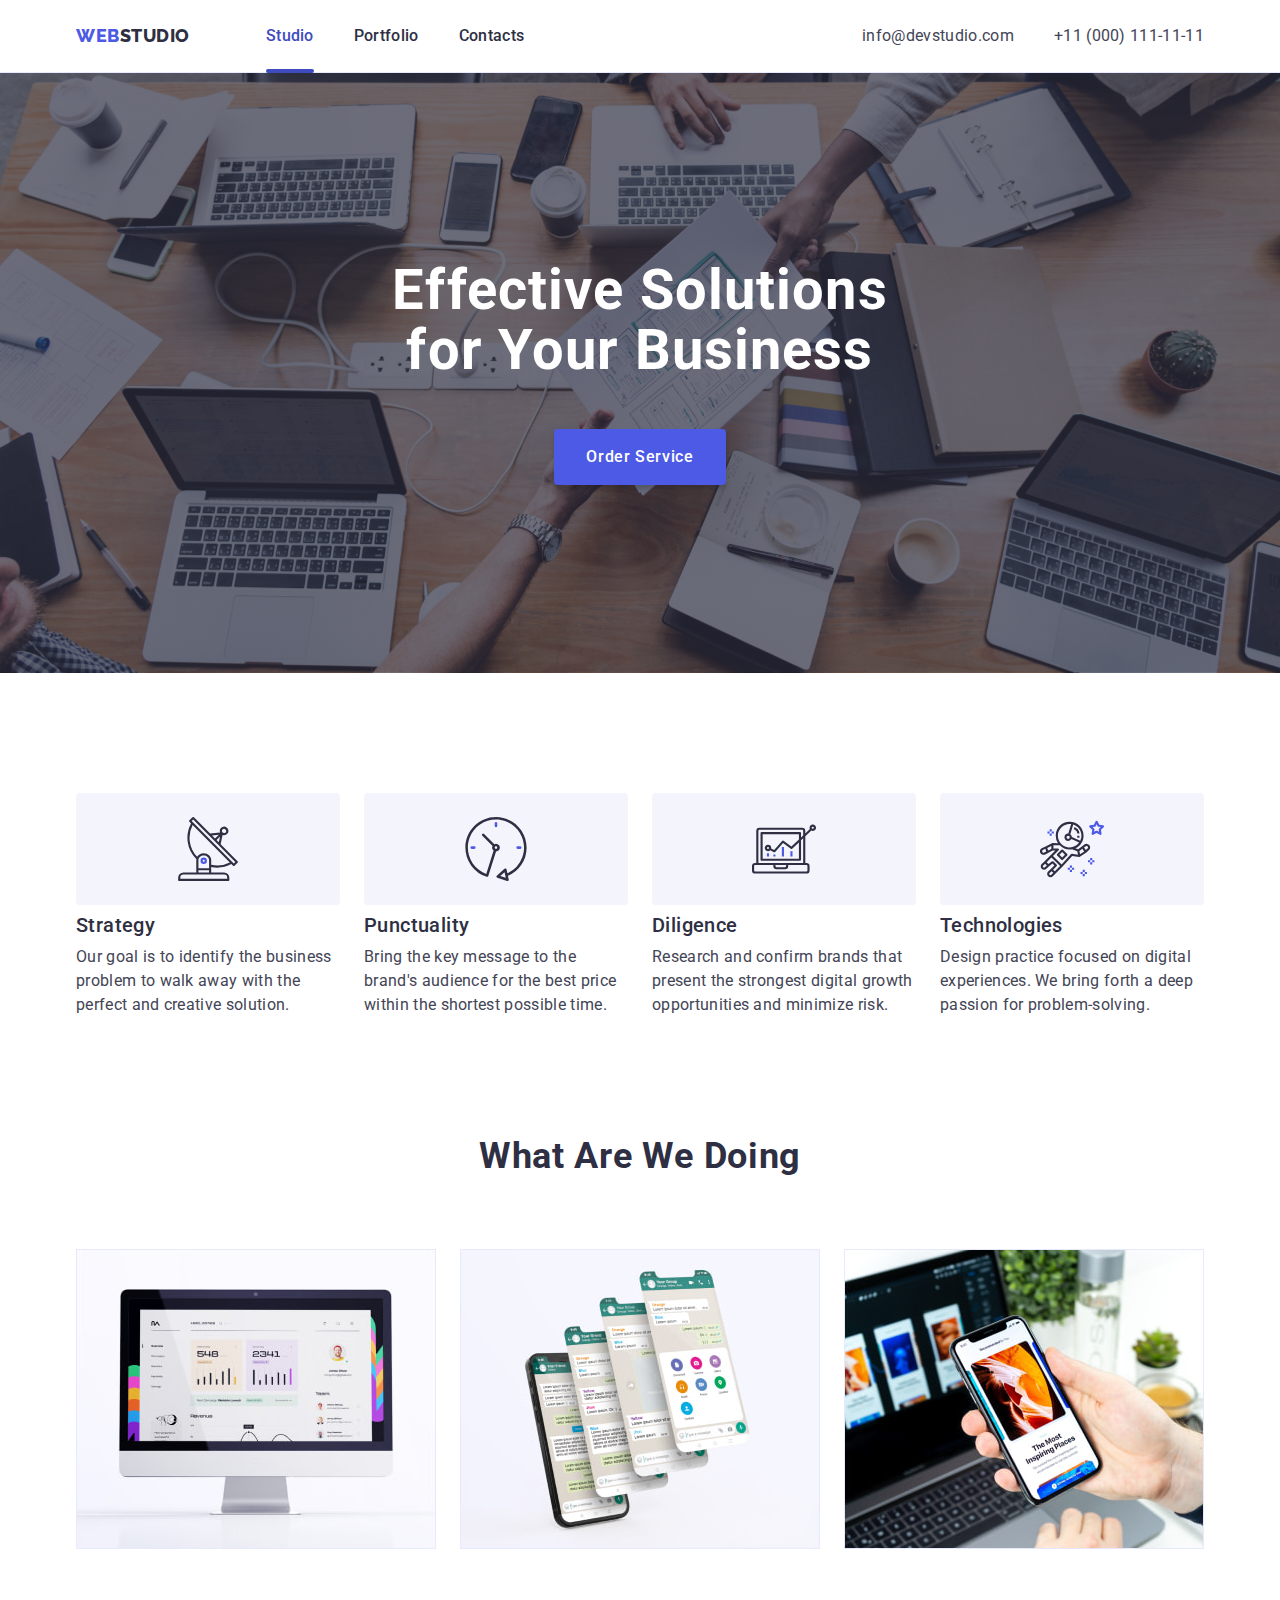
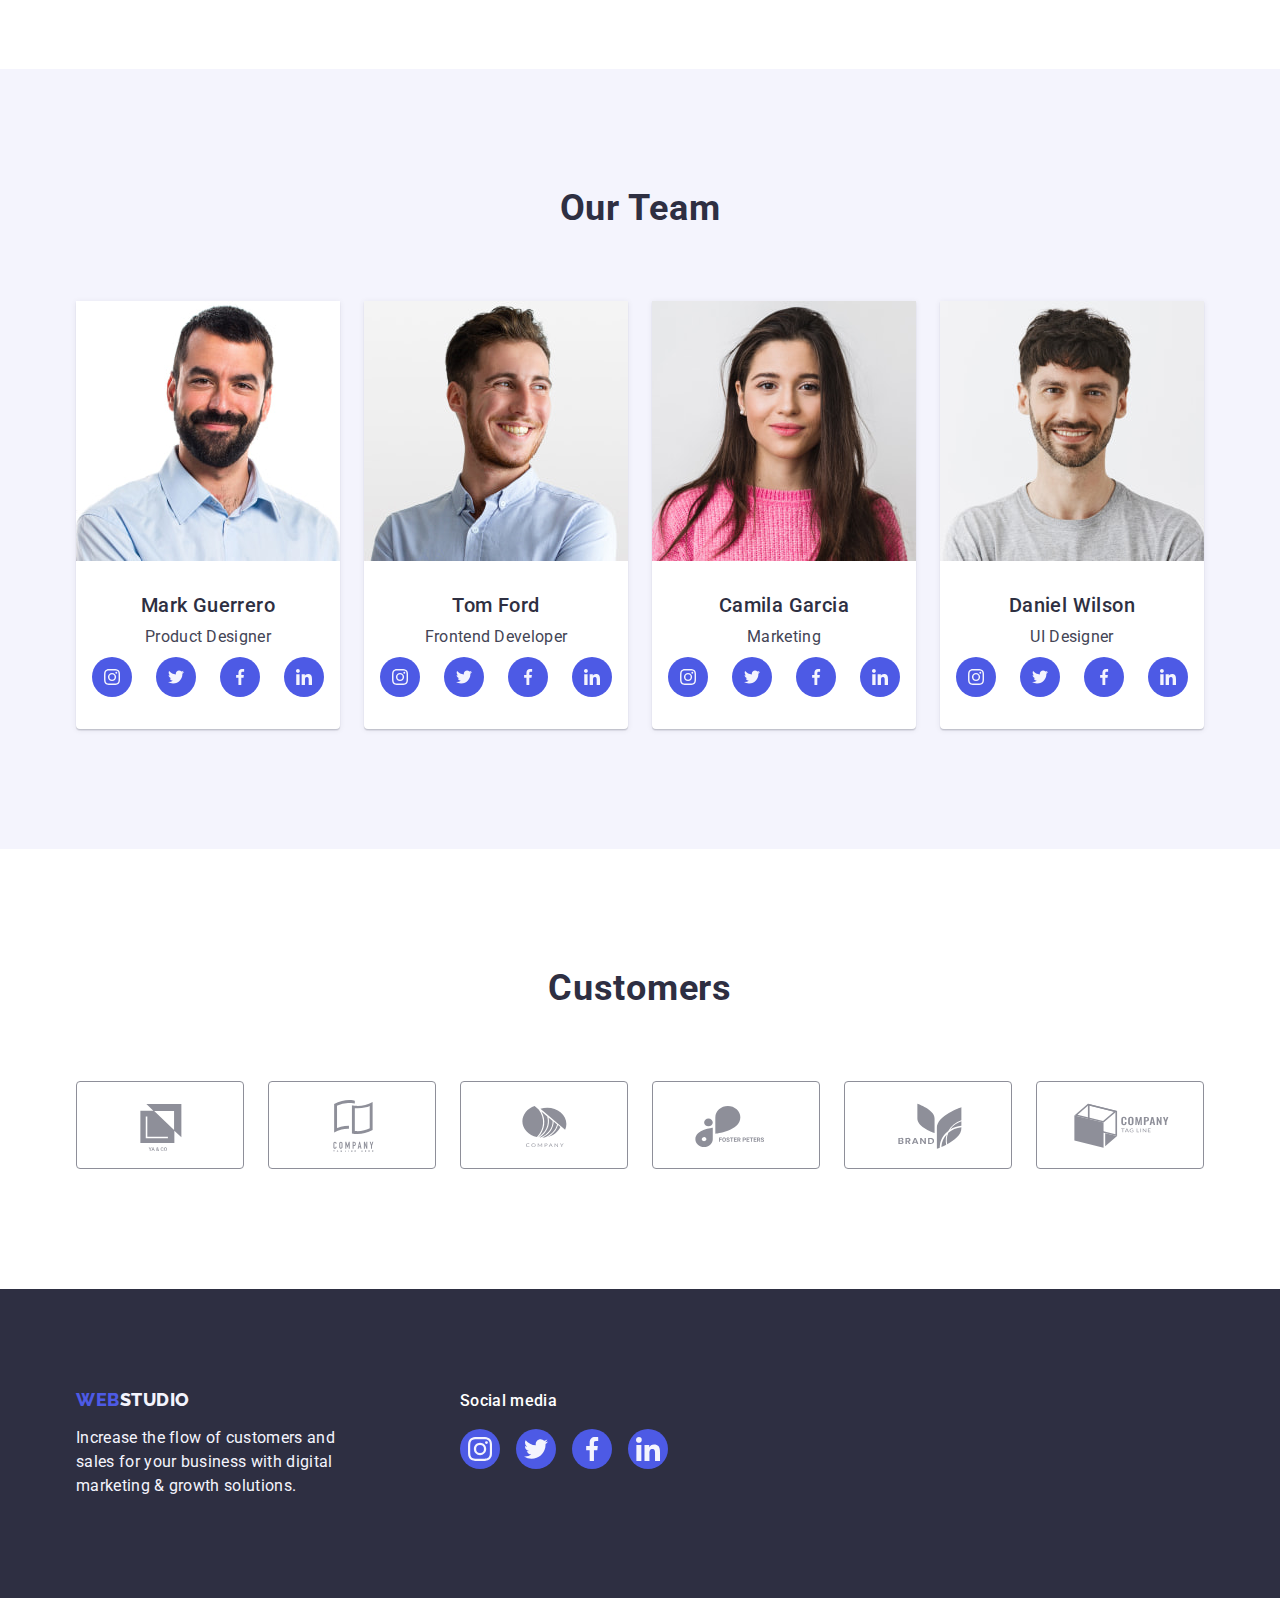
<file: index.html>
<!doctype html>
<html lang="en">
<head>
  <meta charset="UTF-8"/>
  <meta name="description" content="Effective Solutions for Your Business"/>
  <!--suppress JSUnresolvedLibraryURL -->
  <link
      rel="stylesheet"
      href="https://cdnjs.cloudflare.com/ajax/libs/modern-normalize/2.0.0/modern-normalize.min.css"
      integrity="sha512-4xo8blKMVCiXpTaLzQSLSw3KFOVPWhm/TRtuPVc4WG6kUgjH6J03IBuG7JZPkcWMxJ5huwaBpOpnwYElP/m6wg=="
      crossorigin="anonymous"
      referrerpolicy="no-referrer"
  />
  <link rel="preconnect" href="https://fonts.googleapis.com"/>
  <link rel="preconnect" href="https://fonts.gstatic.com" crossorigin/>
  <link
      href="https://fonts.googleapis.com/css2?family=Raleway:wght@800&family=Roboto:wght@400;500;700;900&display=swap"
      rel="stylesheet"
  />
  <link rel="stylesheet" href="./css/styles.css"/>
  <title>WebStudio</title>
</head>
<body>
<!--  Header  -->
<header class="page-header">
  <div class="container">
    <nav class="navigation">
      <a href="./index.html" class="link link-logo">Web<span class="logo-main">Studio</span></a>
      <ul class="list list-menu">
        <li><a class="link link-menu current" href="./index.html">Studio</a></li>
        <li><a class="link link-menu" href="./portfolio.html">Portfolio</a></li>
        <li><a class="link link-menu" href="">Contacts</a></li>
      </ul>
    </nav>

    <address class="address">
      <ul class="list list-address">
        <li><a class="link link-address" href="mailto:info@devstudio.com">info@devstudio.com</a></li>
        <li><a class="link link-address" href="tel:+110001111111">+11 (000) 111-11-11</a></li>
      </ul>
    </address>
  </div>
</header>

<main>
<!--  Hero section  -->
  <section class="section section-hero" id="hero">
    <div class="container">
      <h1 class="hero-title">Effective Solutions for Your Business</h1>
      <button class="button button-order-service" type="button" data-modal-open>Order Service</button>
    </div>
  </section>

<!--  Advantages section  -->
  <section class="section section-advantages" id="advantages">
    <div class="container">
      <h2 class="visually-hidden">Business Qualities</h2>
      <ul class="list list-advantages">
        <li class="advantage-instance">
          <div class="container-advantage-icon">
            <svg class="advantage_icon" width="64" height="64">
              <use href="./images/icons.svg#icon-strategy"/>
            </svg>
          </div>
          <h3 class="advantage-name">Strategy</h3>
          <p class="advantage-description">
            Our goal is to identify the business problem to walk away with the
            perfect and creative solution.
          </p>
        </li>
        <li class="advantage-instance">
          <div class="container-advantage-icon">
            <svg class="quality_icon" width="64" height="64">
              <use href="./images/icons.svg#icon-punctuality"/>
            </svg>
          </div>
          <h3 class="advantage-name">Punctuality</h3>
          <p class="quality-description">
            Bring the key message to the brand's audience for the best price
            within the shortest possible time.
          </p>
        </li>
        <li class="advantage-instance">
          <div class="container-advantage-icon">
            <svg class="quality_icon" width="64" height="64">
              <use href="./images/icons.svg#icon-diligence"/>
            </svg>
          </div>
          <h3 class="advantage-name">Diligence</h3>
          <p class="quality-description">
            Research and confirm brands that present the strongest digital
            growth opportunities and minimize risk.
          </p>
        </li>
        <li class="advantage-instance">
          <div class="container-advantage-icon">
            <svg class="quality_icon" width="64" height="64">
              <use href="./images/icons.svg#icon-technologies"/>
            </svg>
          </div>
          <h3 class="advantage-name">Technologies</h3>
          <p class="quality-description">
            Design practice focused on digital experiences. We bring forth a
            deep passion for problem-solving.
          </p>
        </li>
      </ul>
    </div>
  </section>

<!--  Platforms section  -->
  <section class="section section-platforms" id="platforms">
    <div class="container">
      <h2 class="section-name">What are we doing</h2>
      <ul class="list list-platforms">
        <li class="platform-instance">
          <img
              src="images/platforms/img_1.jpg"
              alt="Monitor"
              width="360"
              height="300"
          />
        </li>
        <li class="platform-instance">
          <img
              src="images/platforms/img_2.jpg"
              alt="Chat on a smartphone"
              width="360"
              height="300"
          />
        </li>
        <li class="platform-instance">
          <img
              src="images/platforms/img_3.jpg"
              alt="Smartphone in a hand"
              width="360"
              height="300"
          />
        </li>
      </ul>
    </div>
  </section>

<!--  Our Team section  -->
  <section class="section section-our-team" id="our-team">
    <div class="container">
      <h2 class="section-name">Our team</h2>
      <ul class="list list-team">
        <li class="team-member-instance">
          <img class="image"
               src="images/our-team/team_card_1.jpg"
               alt="Mark Guerrero"
               width="264"
          />
          <div class="container-team-member">
            <h3 class="employee-name">Mark Guerrero</h3>
            <p class="team-member-position">Product Designer</p>
            <ul class="list list-contacts">
              <li class="contact">
                <a class="link link-social" href="./index.html">
                  <svg class="social-icon" width="16" height="16">
                    <use href="./images/icons.svg#icon-instagram"/>
                  </svg>
                </a>
              </li>
              <li class="contact">
                <a class="link link-social" href="./index.html">
                  <svg class="social-icon" width="16" height="16">
                    <use href="./images/icons.svg#icon-twitter"/>
                  </svg>
                </a>
              </li>
              <li class="contact">
                <a class="link link-social" href="./index.html">
                  <svg class="social-icon" width="16" height="16">
                    <use href="./images/icons.svg#icon-facebook"/>
                  </svg>
                </a>
              </li>
              <li class="contact">
                <a class="link link-social" href="./index.html">
                  <svg class="social-icon" width="16" height="16">
                    <use href="./images/icons.svg#icon-linkedin"/>
                  </svg>
                </a>
              </li>
            </ul>
          </div>
        </li>
        <li class="team-member-instance">
          <img class="image"
               src="images/our-team/team_card_2.jpg"
               alt="Tom Ford"
               width="264"
          />
          <div class="container-team-member">
            <h3 class="employee-name">Tom Ford</h3>
            <p class="team-member-position">Frontend Developer</p>
            <ul class="list list-contacts">
              <li class="contact">
                <a class="link link-social" href="./index.html">
                  <svg class="social-icon" width="16" height="16">
                    <use href="./images/icons.svg#icon-instagram"/>
                  </svg>
                </a>
              </li>
              <li class="contact">
                <a class="link link-social" href="./index.html">
                  <svg class="social-icon" width="16" height="16">
                    <use href="./images/icons.svg#icon-twitter"/>
                  </svg>
                </a>
              </li>
              <li class="contact">
                <a class="link link-social" href="./index.html">
                  <svg class="social-icon" width="16" height="16">
                    <use href="./images/icons.svg#icon-facebook"/>
                  </svg>
                </a>
              </li>
              <li class="contact">
                <a class="link link-social" href="./index.html">
                  <svg class="social-icon" width="16" height="16">
                    <use href="./images/icons.svg#icon-linkedin"/>
                  </svg>
                </a>
              </li>
            </ul>
          </div>
        </li>
        <li class="team-member-instance">
          <img class="image"
               src="images/our-team/team_card_3.jpg"
               alt="Camila Garcia"
               width="264"
          />
          <div class="container-team-member">
            <h3 class="employee-name">Camila Garcia</h3>
            <p class="team-member-position">Marketing</p>
            <ul class="list list-contacts">
              <li class="contact">
                <a class="link link-social" href="./index.html">
                  <svg class="social-icon" width="16" height="16">
                    <use href="./images/icons.svg#icon-instagram"/>
                  </svg>
                </a>
              </li>
              <li class="contact">
                <a class="link link-social" href="./index.html">
                  <svg class="social-icon" width="16" height="16">
                    <use href="./images/icons.svg#icon-twitter"/>
                  </svg>
                </a>
              </li>
              <li class="contact">
                <a class="link link-social" href="./index.html">
                  <svg class="social-icon" width="16" height="16">
                    <use href="./images/icons.svg#icon-facebook"/>
                  </svg>
                </a>
              </li>
              <li class="contact">
                <a class="link link-social" href="./index.html">
                  <svg class="social-icon" width="16" height="16">
                    <use href="./images/icons.svg#icon-linkedin"/>
                  </svg>
                </a>
              </li>
            </ul>
          </div>
        </li>
        <li class="team-member-instance">
          <img class="image"
               src="images/our-team/team_card_4.jpg"
               alt="Daniel Wilson"
               width="264"
          />
          <div class="container-team-member">
            <h3 class="employee-name">Daniel Wilson</h3>
            <p class="team-member-position">UI Designer</p>
            <ul class="list list-contacts">
              <li class="contact">
                <a class="link link-social" href="./index.html">
                  <svg class="social-icon" width="16" height="16">
                    <use href="./images/icons.svg#icon-instagram"/>
                  </svg>
                </a>
              </li>
              <li class="contact">
                <a class="link link-social" href="./index.html">
                  <svg class="social-icon" width="16" height="16">
                    <use href="./images/icons.svg#icon-twitter"/>
                  </svg>
                </a>
              </li>
              <li class="contact">
                <a class="link link-social" href="./index.html">
                  <svg class="social-icon" width="16" height="16">
                    <use href="./images/icons.svg#icon-facebook"/>
                  </svg>
                </a>
              </li>
              <li class="contact">
                <a class="link link-social" href="./index.html">
                  <svg class="social-icon" width="16" height="16">
                    <use href="./images/icons.svg#icon-linkedin"/>
                  </svg>
                </a>
              </li>
            </ul>
          </div>
        </li>
      </ul>
    </div>
  </section>

<!--  Customers section  -->
  <section class="section section-customers" id="customers">
    <div class="container">
      <h2 class="section-name">Customers</h2>
      <ul class="list list-customers">
        <li class="customer-instance">
          <a class="link link-customer" href="./index.html">
            <svg class="customer-icon" width="104" height="56">
              <use href="./images/icons.svg#icon-logo_1"/>
            </svg>
          </a>
        </li>
        <li class="customer-instance">
          <a class="link link-customer" href="./index.html">
            <svg class="customer-icon" width="104" height="56">
              <use href="./images/icons.svg#icon-logo_2"/>
            </svg>
          </a>
        </li>
        <li class="customer-instance">
          <a class="link link-customer" href="./index.html">
            <svg class="customer-icon" width="104" height="56">
              <use href="./images/icons.svg#icon-logo_3"/>
            </svg>
          </a>
        </li>
        <li class="customer-instance">
          <a class="link link-customer" href="./index.html">
            <svg class="customer-icon" width="104" height="56">
              <use href="./images/icons.svg#icon-logo_4"/>
            </svg>
          </a>
        </li>
        <li class="customer-instance">
          <a class="link link-customer" href="./index.html">
            <svg class="customer-icon" width="104" height="56">
              <use href="./images/icons.svg#icon-logo_5"/>
            </svg>
          </a>
        </li>
        <li class="customer-instance">
          <a class="link link-customer" href="./index.html">
            <svg class="customer-icon" width="104" height="56">
              <use href="./images/icons.svg#icon-logo_6"/>
            </svg>
          </a>
        </li>
      </ul>
    </div>
  </section>
</main>

<!--  Footer  -->
<footer class="page-footer">
  <div class="container">
    <div class="container-motivation">
      <a href="./index.html" class="link link-logo">Web<span class="logo-main">Studio</span></a>
      <p class="motivation-text">
        Increase the flow of customers and sales for your business with digital
        marketing & growth solutions.
      </p>
    </div>
    <div class="container-social">
      <p class="social-media-header">Social media</p>
      <ul class="list list-contacts">
        <li class="contact">
          <a class="link link-social" href="./index.html">
            <svg class="social-icon" width="24" height="24">
              <use href="./images/icons.svg#icon-instagram"/>
            </svg>
          </a>
        </li>
        <li class="contact">
          <a class="link link-social" href="./index.html">
            <svg class="social-icon" width="24" height="24">
              <use href="./images/icons.svg#icon-twitter"/>
            </svg>
          </a>
        </li>
        <li class="contact">
          <a class="link link-social" href="./index.html">
            <svg class="social-icon" width="24" height="24">
              <use href="./images/icons.svg#icon-facebook"/>
            </svg>
          </a>
        </li>
        <li class="contact">
          <a class="link link-social" href="./index.html">
            <svg class="social-icon" width="24" height="24">
              <use href="./images/icons.svg#icon-linkedin"/>
            </svg>
          </a>
        </li>
      </ul>
    </div>
  </div>
</footer>

<!--  Modal  -->
<div class="backdrop is-hidden" data-modal>
  <div class="modal">
    <button class="button button-close" type="button" data-modal-close>
      <svg class="close-icon" width="8" height="8">
        <use href="./images/icons.svg#icon-close"/>
      </svg>
    </button>
  </div>
</div>

<script src="./js/modal.js"></script>

</body>
</html>
</file>
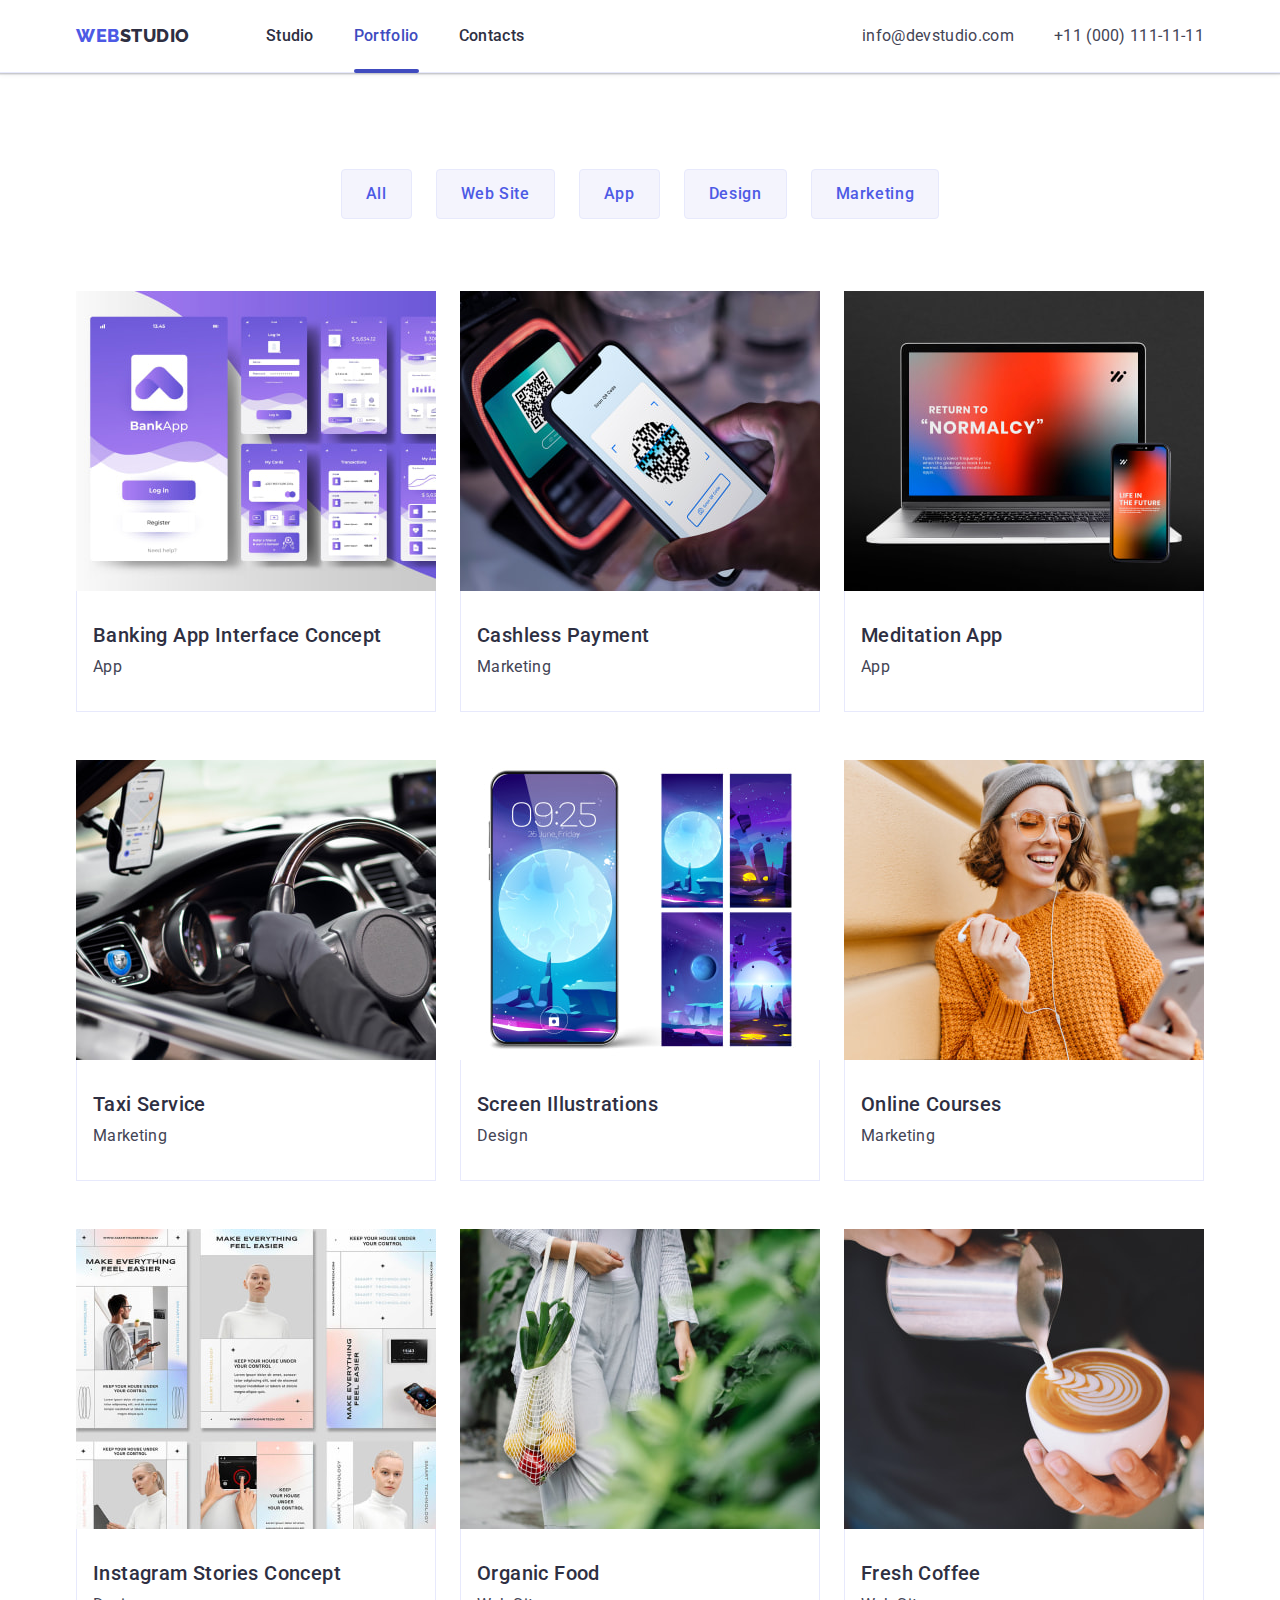
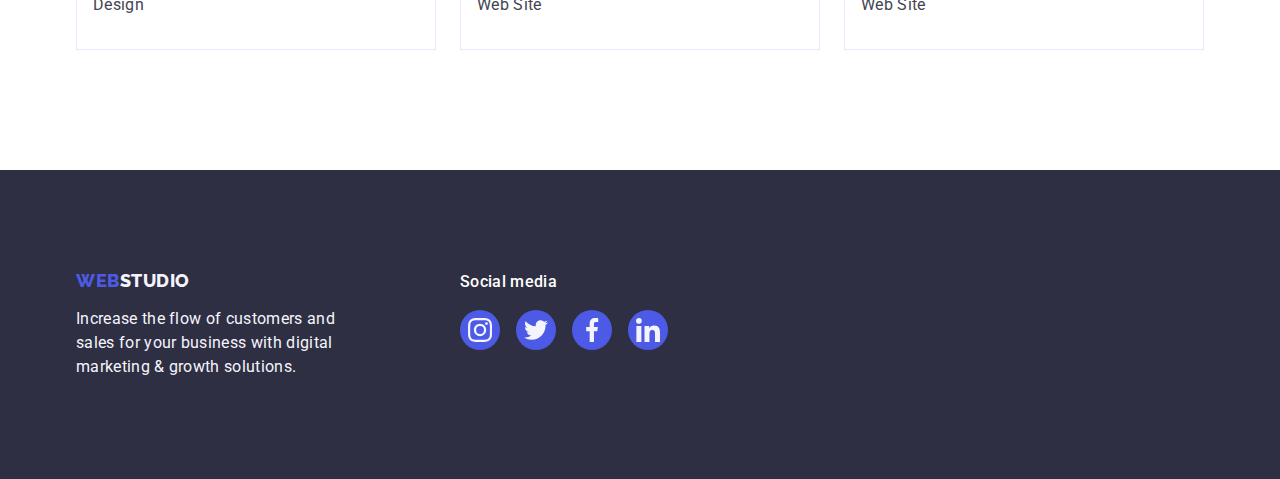
<file: portfolio.html>
<!doctype html>
<html lang="en">
<head>
  <meta charset="UTF-8"/>
  <meta name="description" content="Effective Solutions for Your Business"/>
  <!--suppress JSUnresolvedLibraryURL -->
  <link
      rel="stylesheet"
      href="https://cdnjs.cloudflare.com/ajax/libs/modern-normalize/2.0.0/modern-normalize.min.css"
      integrity="sha512-4xo8blKMVCiXpTaLzQSLSw3KFOVPWhm/TRtuPVc4WG6kUgjH6J03IBuG7JZPkcWMxJ5huwaBpOpnwYElP/m6wg=="
      crossorigin="anonymous"
      referrerpolicy="no-referrer"
  />
  <link rel="preconnect" href="https://fonts.googleapis.com"/>
  <link rel="preconnect" href="https://fonts.gstatic.com" crossorigin/>
  <link
      href="https://fonts.googleapis.com/css2?family=Raleway:wght@800&family=Roboto:wght@400;500;700;900&display=swap"
      rel="stylesheet"
  />
  <link rel="stylesheet" href="./css/styles.css"/>
  <title>Portfolio</title>
</head>
<body>
<!--  Header  -->
<header class="page-header">
  <div class="container">
    <nav class="navigation">
      <a href="./index.html" class="link link-logo">Web<span class="logo-main">Studio</span></a>
      <ul class="list list-menu">
        <li><a class="link link-menu" href="./index.html">Studio</a></li>
        <li><a class="link link-menu current" href="./portfolio.html">Portfolio</a></li>
        <li><a class="link link-menu" href="">Contacts</a></li>
      </ul>
    </nav>

    <address class="address">
      <ul class="list list-address">
        <li><a class="link link-address" href="mailto:info@devstudio.com">info@devstudio.com</a></li>
        <li><a class="link link-address" href="tel:+110001111111">+11 (000) 111-11-11</a></li>
      </ul>
    </address>
  </div>
</header>

<main>
<!--  Our Projects section  -->
  <section class="section section-our-projects" id="our-projects">
    <div class="container">
      <h1 class="visually-hidden">Our projects</h1>
      <ul class="list list-filters">
        <li>
          <button class="button button-filter" type="button">All</button>
        </li>
        <li>
          <button class="button button-filter" type="button">Web Site</button>
        </li>
        <li>
          <button class="button button-filter" type="button">App</button>
        </li>
        <li>
          <button class="button button-filter" type="button">Design</button>
        </li>
        <li>
          <button class="button button-filter" type="button">Marketing</button>
        </li>
      </ul>
      <ul class="list list-projects">
        <li class="project-instance">
          <a class="link link-project" href="">
            <div class="container-project-img">
              <img class="image"
                   src="images/our-projects/project_card_1.jpg"
                   alt="Banking app views"
                   width="360"
              />
              <p class="overlay project-description">
                14 Stylish and User-Friendly App Design Concepts · Task Manager App · Calorie Tracker App · Exotic Fruit
                Ecommerce App · Cloud Storage App
              </p>
            </div>
            <div class="container-project-info">
              <h2 class="project-name">Banking App Interface Concept</h2>
              <p class="project-type">App</p>
            </div>
          </a>
        </li>
        <li class="project-instance">
          <a class="link link-project" href="">
            <div class="container-project-img">
              <img class="image"
                   src="images/our-projects/project_card_2.jpg"
                   alt="Process of payment with phone"
                   width="360"
              />
              <p class="overlay project-description">
                14 Stylish and User-Friendly App Design Concepts · Task Manager App · Calorie Tracker App · Exotic
                Fruit Ecommerce App · Cloud Storage App
              </p>
            </div>
            <div class="container-project-info">
              <h2 class="project-name">Cashless Payment</h2>
              <p class="project-type">Marketing</p>
            </div>
          </a>
        </li>
        <li class="project-instance">
          <a class="link link-project" href="">
            <div class="container-project-img">
              <img class="image"
                   src="images/our-projects/project_card_3.jpg"
                   alt="Laptop and phone with text 'Return to Normalcy'"
                   width="360"
              />
              <p class="overlay project-description">
                14 Stylish and User-Friendly App Design Concepts · Task Manager App · Calorie Tracker App · Exotic Fruit
                Ecommerce App · Cloud Storage App
              </p>
            </div>
            <div class="container-project-info">
              <h2 class="project-name">Meditation App</h2>
              <p class="project-type">App</p>
            </div>
          </a>
        </li>
        <li class="project-instance">
          <a class="link link-project" href="">
            <div class="container-project-img">
              <img class="image"
                   src="images/our-projects/project_card_4.jpg"
                   alt="Сar steering wheel with driver's hands on it"
                   width="360"
              />
              <p class="overlay project-description">
                14 Stylish and User-Friendly App Design Concepts · Task Manager App · Calorie Tracker App · Exotic Fruit
                Ecommerce App · Cloud Storage App
              </p>
            </div>
            <div class="container-project-info">
              <h2 class="project-name">Taxi Service</h2>
              <p class="project-type">Marketing</p>
            </div>
          </a>
        </li>
        <li class="project-instance">
          <a class="link link-project" href="">
            <div class="container-project-img">
              <img class="image"
                   src="images/our-projects/project_card_5.jpg"
                   alt="Colorful screen illustrations"
                   width="360"
              />
              <p class="overlay project-description">
                14 Stylish and User-Friendly App Design Concepts · Task Manager App · Calorie Tracker App · Exotic Fruit
                Ecommerce App · Cloud Storage App
              </p>
            </div>
            <div class="container-project-info">
              <h2 class="project-name">Screen Illustrations</h2>
              <p class="project-type">Design</p>
            </div>
          </a>
        </li>
        <li class="project-instance">
          <a class="link link-project" href="">
            <div class="container-project-img">
              <img class="image"
                   src="images/our-projects/project_card_6.jpg"
                   alt="Smiling Girl listen to something on her phone"
                   width="360"
              />
              <p class="overlay project-description">
                14 Stylish and User-Friendly App Design Concepts · Task Manager App · Calorie Tracker App · Exotic Fruit
                Ecommerce App · Cloud Storage App
              </p>
            </div>
            <div class="container-project-info">
              <h2 class="project-name">Online Courses</h2>
              <p class="project-type">Marketing</p>
            </div>
          </a>
        </li>
        <li class="project-instance">
          <a class="link link-project" href="">
            <div class="container-project-img">
              <img class="image"
                   src="images/our-projects/project_card_7.jpg"
                   alt="Instagram concept variants"
                   width="360"
              />
              <p class="overlay project-description">
                14 Stylish and User-Friendly App Design Concepts · Task Manager App · Calorie Tracker App · Exotic Fruit
                Ecommerce App · Cloud Storage App
              </p>
            </div>
            <div class="container-project-info">
              <h2 class="project-name">Instagram Stories Concept</h2>
              <p class="project-type">Design</p>
            </div>
          </a>
        </li>
        <li class="project-instance">
          <a class="link link-project" href="">
            <div class="container-project-img">
              <img class="image"
                   src="images/our-projects/project_card_8.jpg"
                   alt="Woman with a bag of fresh fruits and vegetables"
                   width="360"
              />
              <p class="overlay project-description">
                14 Stylish and User-Friendly App Design Concepts · Task Manager App · Calorie Tracker App · Exotic Fruit
                Ecommerce App · Cloud Storage App
              </p>
            </div>
            <div class="container-project-info">
              <h2 class="project-name">Organic Food</h2>
              <p class="project-type">Web Site</p>
            </div>
          </a>
        </li>
        <li class="project-instance">
          <a class="link link-project" href="">
            <div class="container-project-img">
              <img class="image"
                   src="images/our-projects/project_card_9.jpg"
                   alt="A cap of coffee with milk drawing"
                   width="360"
              />
              <p class="overlay project-description">
                14 Stylish and User-Friendly App Design Concepts · Task Manager App · Calorie Tracker App · Exotic Fruit
                Ecommerce App · Cloud Storage App
              </p>
            </div>
            <div class="container-project-info">
              <h2 class="project-name">Fresh Coffee</h2>
              <p class="project-type">Web Site</p>
            </div>
          </a>
        </li>
      </ul>
    </div>
  </section>
</main>

<!--  Footer  -->
<footer class="page-footer">
  <div class="container">
    <div class="container-motivation">
      <a href="./index.html" class="link link-logo">Web<span class="logo-main">Studio</span></a>
      <p class="motivation-text">
        Increase the flow of customers and sales for your business with digital
        marketing & growth solutions.
      </p>
    </div>
    <div class="container-social">
      <p class="social-media-header">Social media</p>
      <ul class="list list-contacts">
        <li class="contact">
          <a class="link link-social" href="./index.html">
            <svg class="social-icon" width="24" height="24">
              <use href="./images/icons.svg#icon-instagram"/>
            </svg>
          </a>
        </li>
        <li class="contact">
          <a class="link link-social" href="./index.html">
            <svg class="social-icon" width="24" height="24">
              <use href="./images/icons.svg#icon-twitter"/>
            </svg>
          </a>
        </li>
        <li class="contact">
          <a class="link link-social" href="./index.html">
            <svg class="social-icon" width="24" height="24">
              <use href="./images/icons.svg#icon-facebook"/>
            </svg>
          </a>
        </li>
        <li class="contact">
          <a class="link link-social" href="./index.html">
            <svg class="social-icon" width="24" height="24">
              <use href="./images/icons.svg#icon-linkedin"/>
            </svg>
          </a>
        </li>
      </ul>
    </div>
  </div>
</footer>

</body>
</html>
</file>
<file: css/styles.css>
*,
*::before,
*::after {
    box-sizing: border-box;
}

:root {
    --iris: #4d5ae5;
    --ocean: #404bbf;
    --navy-blue: #2e2f42;
    --green: #31d0aa;
    --slate: #434455;
    --light_slate: #8e8f99;
    --cornflower: #e7e9fc;
    --cloud: #f4f4fd;
    --white: #ffffff;
    --dairy: #fcfcfc;
    --navy-blue-modal: #2e2f4266;
    --grey: #2e2f42b2;

    --color-primary-brand: var(--iris);
    --color-pressed-state: var(--ocean);
    --color-text-dark: var(--navy-blue);
    --color-text-light: var(--white);
    --color-logo-text-dark: var(--navy-blue);
    --color-logo-text-light: var(--cloud);
    --color-description-text: var(--cloud);
    --color-success: var(--green);
    --color-text: var(--slate);
    --color-subtle-text: var(--light_slate);
    --color-accent: var(--cornflower);
    --color-light: var(--cloud);
    --color-hero-background: var(--grey);
    --color-white-background: var(--white);
    --color-dark-background: var(--navy-blue);
    --color-modal-background: var(--dairy);
    --color-modal-overlay: var(--navy-blue-modal);

    --font-main: "Roboto", sans-serif;
    --font-logo: "Raleway", sans-serif;
}

body {
    background-color: var(--color-white-background);
    color: var(--color-text);
    font-family: var(--font-main);
    line-height: 1.5;
    letter-spacing: 0.02em;
    margin: 0;
}

h1, h2, h3, h4, h5, h6, p, ul, ol {
    margin: 0;
    padding: 0;
}

img {
    display: block;
    max-width: 100%;
}

.link {
    text-decoration: none;
    color: inherit;
}

.list {
    list-style: none;
}

.button{
    font-family: inherit;
    line-height: inherit;
    font-size: inherit;
    font-weight: 500;
    letter-spacing: 0.04em;
    border-radius: 4px;
    cursor: pointer;
}

.section {
    padding: 120px 0;
}

.container {
    width: 1158px;
    margin: 0 auto;
    padding: 0 15px;
}

.link-address{
    transition: color 250ms cubic-bezier(0.4, 0, 0.2, 1);
}

.list-advantages,
.list-platforms,
.list-team,
.list-filters,
.list-projects,
.list-contacts,
.list-customers {
    display: flex;
    gap: 24px;
}

.list-filters {
    justify-content: center;
    margin-bottom: 72px;
}

.list-projects {
    flex-wrap: wrap;
    row-gap: 48px;
}

.page-header {
    border-bottom: 1px solid var(--color-accent);
    box-shadow: 0 2px 1px rgba(46, 47, 66, 0.08),
    0 1px 1px rgba(46, 47, 66, 0.16),
    0 1px 6px rgba(46, 47, 66, 0.08);
}

.page-header .container {
    display: flex;
    align-items: center;
    justify-content: space-between;
}

.link-address:hover,
.link-address:focus,
.link-menu:hover,
.link-menu:focus {
    color: var(--color-pressed-state);
}

.link-logo {
    color: var(--color-primary-brand);
    font-family: var(--font-logo);
    font-size: 18px;
    font-weight: 800;
    letter-spacing: 0.03em;
    text-transform: uppercase;
    line-height: 1.17;
    display: inline-block;
    margin-right: 76px
}

.page-footer .link-logo {
    margin-bottom: 16px;
}

.page-header .logo-main {
    color: var(--color-logo-text-dark);
}

.page-footer .logo-main {
    color: var(--color-logo-text-light);
}

.navigation {
    display: flex;
    align-items: center;
}

.list-menu,
.list-address {
    display: flex;
    gap: 40px;
}

.link-menu {
    display: inline-block;
    padding: 24px 0;
    color: var(--color-text-dark);
    font-weight: 500;
    letter-spacing: 0.02em;

    transition: color 250ms cubic-bezier(0.4, 0, 0.2, 1);
}

.current {
    position: relative;
    color: var(--color-pressed-state);
}

.current::after {
    position: absolute;
    width: 100%;
    height: 4px;
    left: 0;
    bottom: -1px;
    background-color: var(--color-pressed-state);
    content: "";
    border-radius: 2px;
}

.address {
    font-style: normal;
    letter-spacing: 0.02em;
}

.section-hero {
    background-color: var(--color-dark-background);
    background-image: linear-gradient(rgba(46, 47, 66, 0.7), rgba(46, 47, 66, 0.7)), url("../images/hero/people_office.jpg");
    background-position: center;
    background-repeat: no-repeat;
    background-size: cover;
    padding: 188px 0;
    max-width: 1440px;
    margin: 0 auto;
}

.section-our-projects {
    padding-top: 96px;
}

.hero-title {
    max-width: 496px;
    color: var(--color-text-light);
    font-size: 56px;
    line-height: 1.07;
    text-align: center;
    font-weight: 700;
    letter-spacing: 0.02em;
    margin-left: auto;
    margin-right: auto;
}

.advantage-instance,
.team-member-instance {
    flex-basis: calc((100% - 3 * 24px) / 4);
}

.customer-instance {
    flex-basis: calc((100% - 5 * 24px) / 6);
    height: 88px;
}

.platform-instance,
.project-instance {
    flex-basis: calc((100% - 2 * 24px) / 3);
}

.section-platforms {
    padding-top: 0;
}

.section-our-team {
    background-color: var(--color-light);
}

.section-name {
    color: var(--color-text-dark);
    font-size: 36px;
    font-weight: 700;
    line-height: 1.11;
    letter-spacing: 0.02em;
    text-transform: capitalize;
    margin-bottom: 72px;
    text-align: center;
}

.visually-hidden {
    position: absolute;
    width: 1px;
    height: 1px;
    margin: -1px;
    border: 0;
    padding: 0;
    white-space: nowrap;
    clip-path: inset(100%);
    clip: rect(0 0 0 0);
    overflow: hidden;
}

.button-order-service {
    display: block;
    background-color: var(--color-primary-brand);
    color: var(--color-text-light);
    border: none;
    border-radius: 4px;
    box-shadow: 0 4px 4px 0 rgba(0, 0, 0, 0.15);
    min-width: 169px;
    margin: 48px auto 0;
    padding: 16px 32px;

    transition-property: background-color;
    transition-duration: 250ms;
    transition-timing-function: cubic-bezier(0.4, 0, 0.2, 1);
}

.button-order-service:hover,
.button-order-service:focus,
.button-close:hover,
.button-close:focus,
.link-social:hover,
.link-social:focus {
    background-color: var(--color-pressed-state);
}

.button-filter {
    background-color: var(--color-light);
    color: var(--color-primary-brand);
    border: 1px solid var(--color-accent);
    padding: 12px 24px;

    transition-property: background-color, color, border-color, box-shadow;
    transition-duration: 250ms;
    transition-timing-function: cubic-bezier(0.4, 0, 0.2, 1);
}

.button-filter:hover,
.button-filter:focus {
    background-color: var(--color-pressed-state);
    color: var(--color-text-light);
    border: 1px solid transparent;
    box-shadow: 0 2px 2px 0 rgba(0, 0, 0, 0.12),
    0 2px 1px 0 rgba(0, 0, 0, 0.08),
    0 3px 1px 0 rgba(0, 0, 0, 0.1);
}

.employee-name,
.advantage-name,
.project-name {
    color: var(--color-text-dark);
    font-size: 20px;
    font-weight: 500;
    line-height: 1.2;
    letter-spacing: 0.02em;
    text-transform: capitalize;
    margin-bottom: 8px
}

.team-member-instance {
    background-color: var(--color-white-background);
    border-radius: 0 0 4px 4px;
    box-shadow: 0 2px 1px 0 rgba(46, 47, 66, 0.08),
    0 1px 1px 0 rgba(46, 47, 66, 0.16),
    0 1px 6px 0 rgba(46, 47, 66, 0.08);
}

.container-team-member {
    padding: 32px 0;
}

.employee-name {
    text-align: center;
}

.team-member-position {
    text-align: center;
    margin-bottom: 8px;
}

.project-instance a:hover,
.project-instance a:focus {
    color: currentColor;
}

.link-project {
    display: block;

    transition-property: box-shadow;
    transition-duration: 250ms;
    transition-timing-function: cubic-bezier(0.4, 0, 0.2, 1);
}

.link-project:hover,
.link-project:focus {
    box-shadow: 0 2px 1px 0 rgba(46, 47, 66, 0.08),
    0 1px 1px 0 rgba(46, 47, 66, 0.16),
    0 1px 6px 0 rgba(46, 47, 66, 0.08);
}

.link-project:hover .overlay,
.link-project:focus .overlay {
    transform: translatey(0);
}

.container-project-info {
    padding: 32px 16px;
    border: 1px solid var(--color-accent);
    border-top: none;
}

.project-type {
    text-transform: capitalize;
}

.container-advantage-icon,
.link-social,
.link-customer {
    width: 100%;
    height: 100%;
    display: flex;
    align-items: center;
    justify-content: center;
}

.link-customer {
    border-radius: 4px;
    border: 1px solid var(--color-subtle-text);
    color: var(--color-subtle-text);

    transition:
            color 250ms cubic-bezier(0.4, 0, 0.2, 1),
            border-color 250ms cubic-bezier(0.4, 0, 0.2, 1);
}

.link-customer:hover,
.link-customer:focus {
    border-color: var(--color-pressed-state);
    color: var(--color-pressed-state)
}

.customer-icon {
    display: block;
    fill: currentColor;
    margin: 16px auto;
}

.container-advantage-icon {
    height: 112px;
    border-radius: 4px;
    background: var(--color-light);
    margin-bottom: 8px;
}

.list-contacts {
    justify-content: center;
}

.contact {
    width: 40px;
    height: 40px;
}

.link-social {
    background-color: var(--color-primary-brand);
    border-radius: 50%;

    transition-property: background-color;
    transition-duration: 250ms;
    transition-timing-function: cubic-bezier(0.4, 0, 0.2, 1);
}

.social-icon {
    fill: var(--color-light);
}

.container-project-img {
    position: relative;
    overflow: hidden;
}

.page-footer {
    color: var(--color-light);
    background-color: var(--color-dark-background);
    padding: 100px 0;
}

.page-footer .container {
    display: flex;
    align-items: baseline;
}

.container-motivation {
    margin-right: 120px;
}

.motivation-text {
    max-width: 264px;
}

.page-footer .social-media-header {
    color: var(--color-text-light);
    margin-bottom: 16px;
    font-weight: 500;
}

.page-footer .list-contacts {
    gap: 16px;
}

.page-footer .social-icon {
    margin: 8px;
}

.page-footer .link-social:hover,
.page-footer .link-social:focus {
    background-color: var(--color-success);
}

.overlay.project-description {
    color: var(--color-description-text);
    padding: 40px 32px;
    width: 100%;
    height: 100%;
    position: absolute;
    background-color: var(--color-primary-brand);
    top: 0;
    left: 0;
    transform: translatey(100%);
    transition-property: transform;
    transition-duration: 250ms;
    transition-timing-function: cubic-bezier(0.4, 0, 0.2, 1);
}

.backdrop {
    position: fixed;
    display: flex;
    background: var(--color-modal-overlay);
    width: 100%;
    height: 100%;
    top: 0;
    left: 0;
    visibility: visible;
    opacity: 1;
    transition-property: opacity, visibility;
    transition-duration: 250ms;
    transition-timing-function: cubic-bezier(0.4, 0, 0.2, 1);
}

.modal {
    position: absolute;
    top: 50%;
    left: 50%;
    transform: translate(-50%, -50%) scale(1);
    width: 408px;
    min-height: 584px;
    border-radius: 4px;
    background: var(--color-modal-background);
    box-shadow: 0 2px 1px 0 rgba(0, 0, 0, 0.20),
    0 1px 3px 0 rgba(0, 0, 0, 0.12),
    0 1px 1px 0 rgba(0, 0, 0, 0.14);

    transition-property: transform;
    transition-duration: 250ms;
    transition-timing-function: cubic-bezier(0.4, 0, 0.2, 1);
}

.is-hidden {
    visibility: hidden;
    opacity: 0;
    pointer-events: none;
}

.is-hidden .modal {
    transform: scale(0);
}

.close-icon {
    fill: var(--color-text-dark);
    margin: 8px;

    transition-property: fill;
    transition-duration: 250ms;
    transition-timing-function: cubic-bezier(0.4, 0, 0.2, 1);
}

.button-close {
    position: absolute;
    display: flex;
    width: 24px;
    height: 24px;
    top: 24px;
    right: 24px;
    align-items: center;
    justify-content: center;
    padding: 0;
    background-color: var(--color-accent);
    border: 1px solid rgba(0, 0, 0, 0.10);
    border-radius: 50%;

    transition-property: background-color, border;
    transition-duration: 250ms;
    transition-timing-function: cubic-bezier(0.4, 0, 0.2, 1);
}

.button-close:hover,
.button-close:focus {
    border: none;
}

.button-close:hover .close-icon,
.button-close:focus .close-icon {
    fill: var(--color-text-light);
}
</file>
